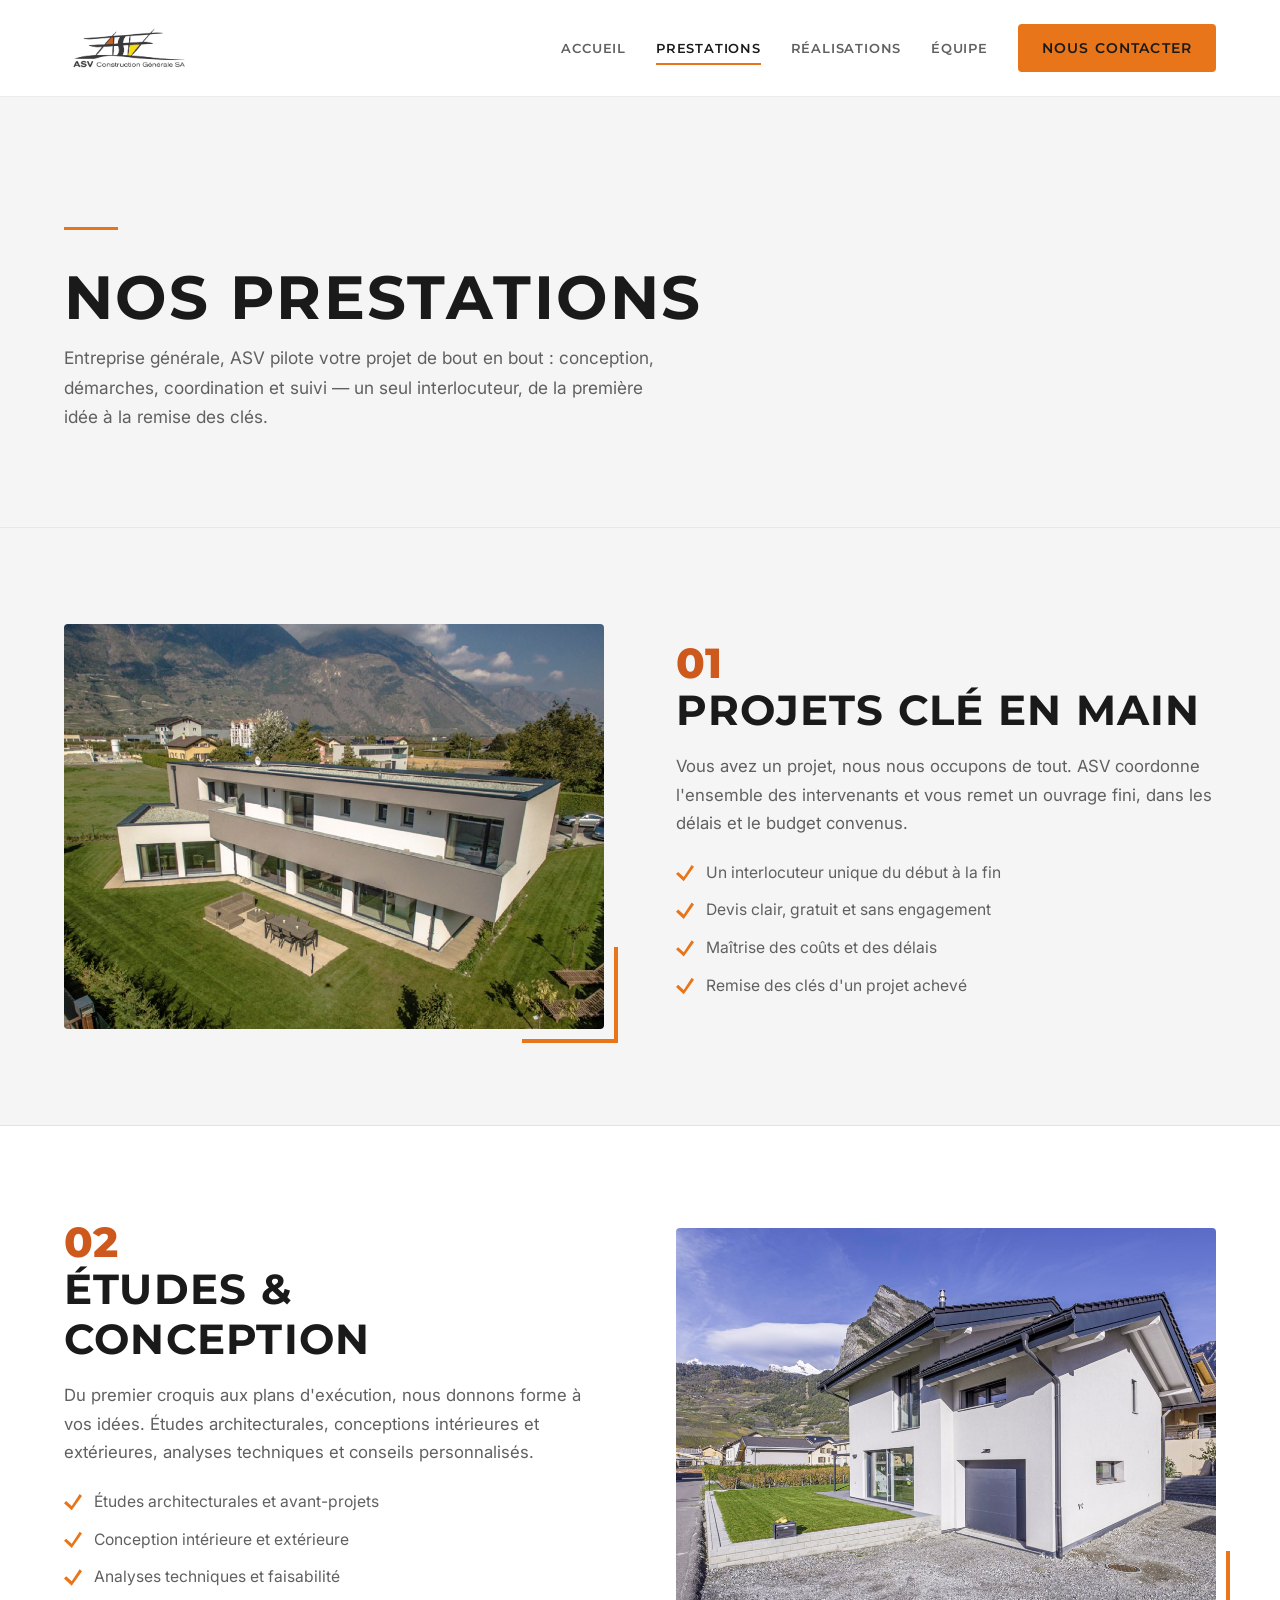
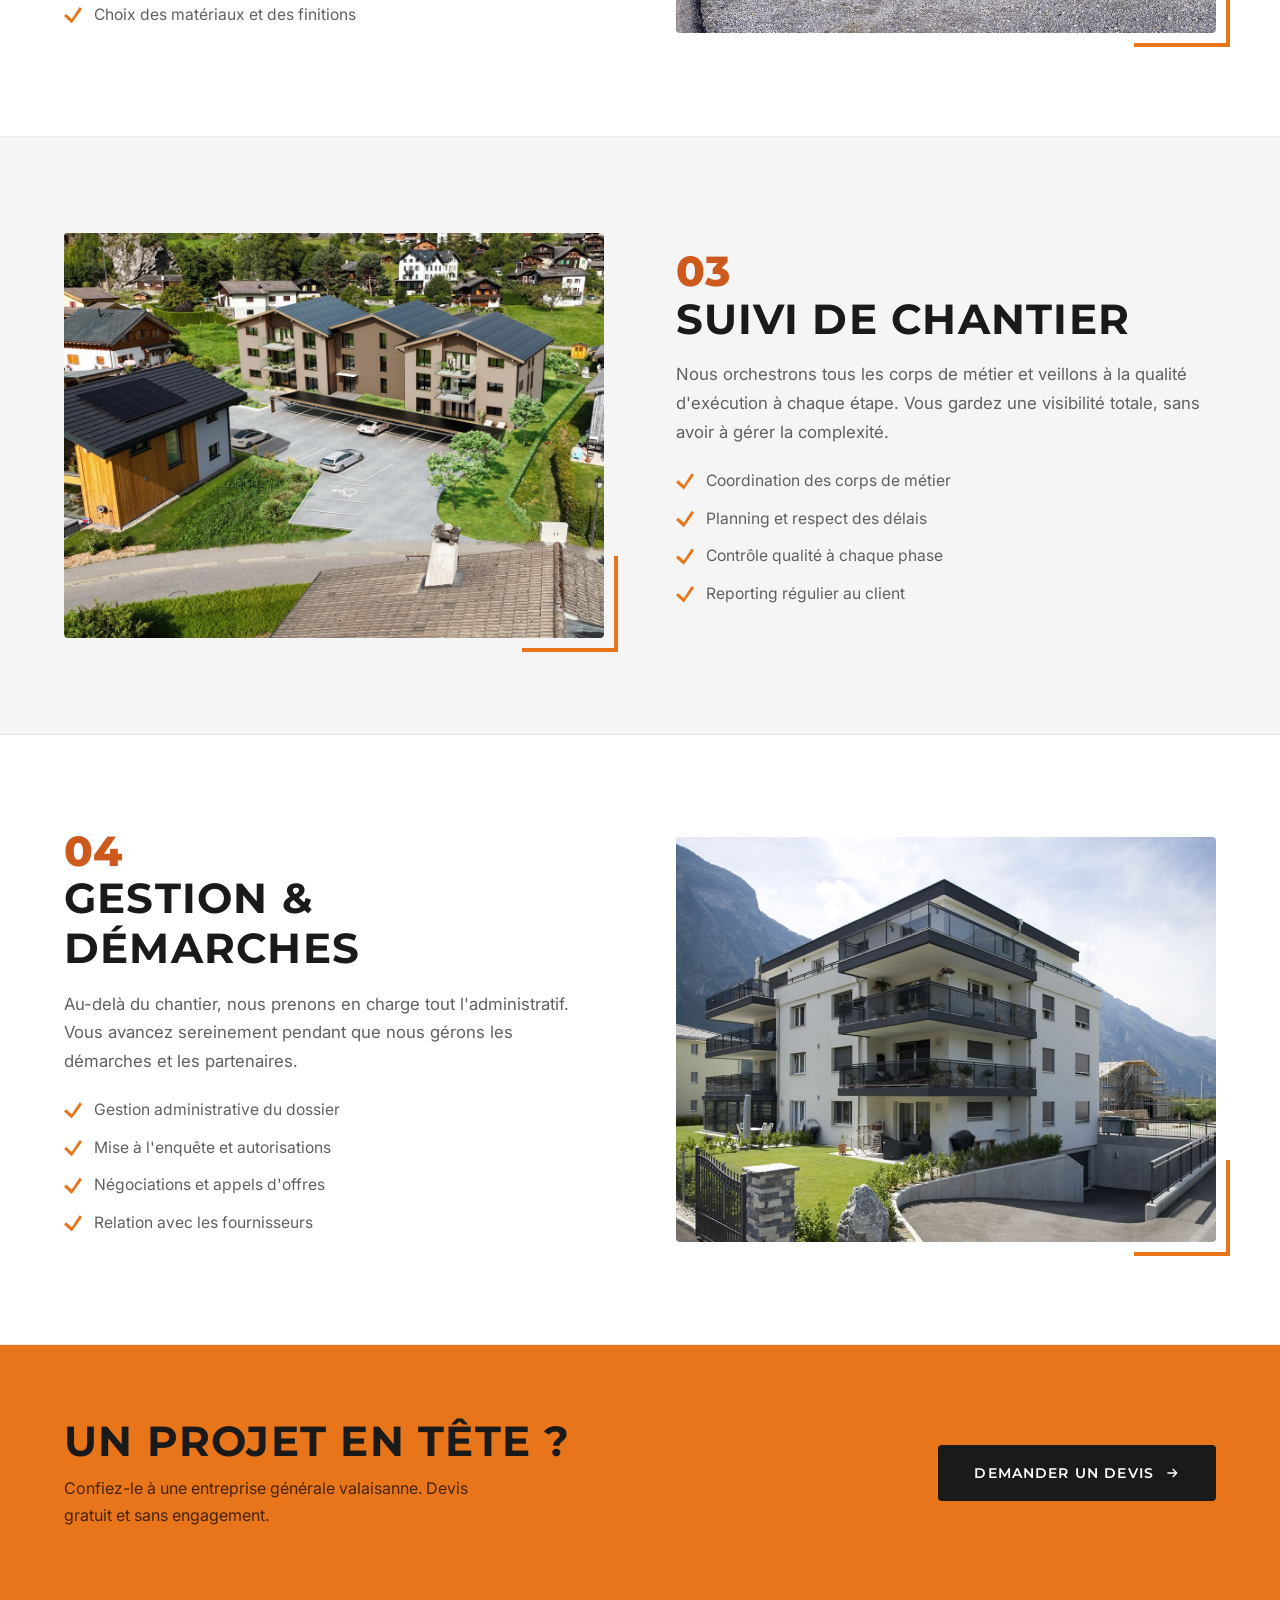
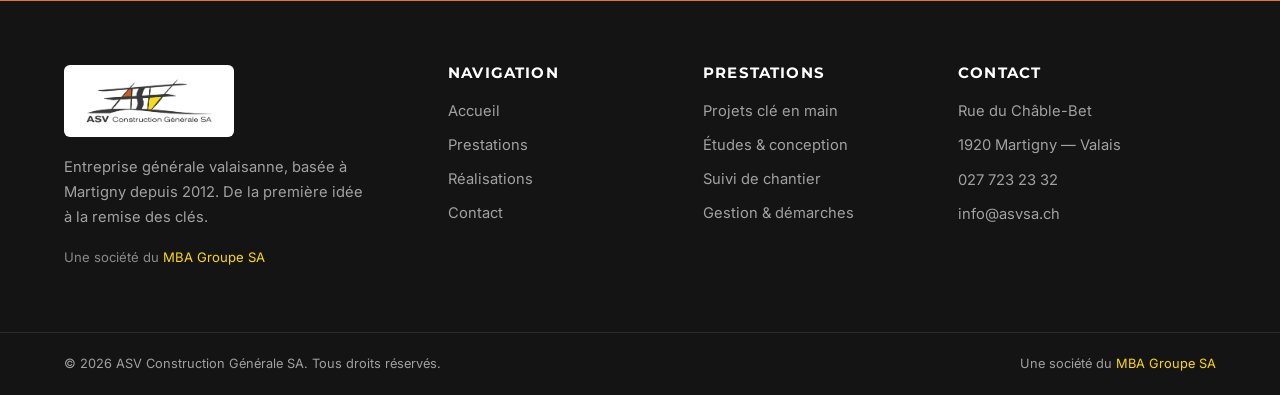
<file: prestations.html>
<!DOCTYPE html>
<html lang="fr">
<head>
  <meta charset="UTF-8">
  <meta name="viewport" content="width=device-width, initial-scale=1.0">
  <title>Nos prestations — ASV Construction Générale SA</title>
  <meta name="description" content="Projets clé en main, études architecturales, suivi de chantier, gestion administrative : les prestations d'entreprise générale d'ASV Construction Générale SA à Martigny. Une société du MBA Groupe SA.">
  <link rel="icon" type="image/png" href="images/favicon.png">
  <link rel="preconnect" href="https://fonts.googleapis.com">
  <link rel="preconnect" href="https://fonts.gstatic.com" crossorigin>
  <link href="https://fonts.googleapis.com/css2?family=Inter:wght@300;400;500;600&family=Montserrat:wght@500;600;700;800&display=swap" rel="stylesheet">
  <link rel="stylesheet" href="css/style.css">
</head>
<body>

  <header class="site-header">
    <div class="container">
      <a href="/" class="site-header__logo" aria-label="ASV Construction Générale SA — Accueil"><img src="images/logo-asv-construction.png" alt="ASV Construction Générale SA"></a>
      <button class="menu-toggle" aria-label="Ouvrir le menu" aria-expanded="false"><span></span><span></span><span></span></button>
      <nav class="main-nav" aria-label="Navigation principale">
        <a href="/" class="nav-link">Accueil</a>
        <a href="prestations" class="nav-link active">Prestations</a>
        <a href="realisations" class="nav-link">Réalisations</a>
        <a href="/#equipe" class="nav-link">Équipe</a>
        <a href="contact" class="btn btn-primary nav-cta">Nous contacter</a>
      </nav>
    </div>
  </header>

  <main>
    <section class="page-hero">
      <div class="container">
        <span class="accent-line"></span>
        <h1>Nos prestations</h1>
        <p>Entreprise générale, ASV pilote votre projet de bout en bout : conception, démarches, coordination et suivi — un seul interlocuteur, de la première idée à la remise des clés.</p>
      </div>
    </section>

    <!-- 01 Clé en main -->
    <section class="feature" id="cle-en-main" style="scroll-margin-top:90px;">
      <div class="container">
        <div class="split">
          <div class="split__text">
            <span class="feature__num">01</span>
            <h2>Projets clé en main</h2>
            <p>Vous avez un projet, nous nous occupons de tout. ASV coordonne l'ensemble des intervenants et vous remet un ouvrage fini, dans les délais et le budget convenus.</p>
            <ul class="ticks">
              <li>Un interlocuteur unique du début à la fin</li>
              <li>Devis clair, gratuit et sans engagement</li>
              <li>Maîtrise des coûts et des délais</li>
              <li>Remise des clés d'un projet achevé</li>
            </ul>
          </div>
          <div class="split__media"><img src="images/cle-1.jpg" alt="Projet clé en main réalisé par ASV"></div>
        </div>
      </div>
    </section>

    <!-- 02 Études & conception -->
    <section class="feature" id="etudes" style="scroll-margin-top:90px;">
      <div class="container">
        <div class="split">
          <div class="split__text">
            <span class="feature__num">02</span>
            <h2>Études &amp; conception</h2>
            <p>Du premier croquis aux plans d'exécution, nous donnons forme à vos idées. Études architecturales, conceptions intérieures et extérieures, analyses techniques et conseils personnalisés.</p>
            <ul class="ticks">
              <li>Études architecturales et avant-projets</li>
              <li>Conception intérieure et extérieure</li>
              <li>Analyses techniques et faisabilité</li>
              <li>Choix des matériaux et des finitions</li>
            </ul>
          </div>
          <div class="split__media"><img src="images/cle-3.jpg" alt="Étude et conception de projet"></div>
        </div>
      </div>
    </section>

    <!-- 03 Suivi de chantier -->
    <section class="feature" id="suivi" style="scroll-margin-top:90px;">
      <div class="container">
        <div class="split">
          <div class="split__text">
            <span class="feature__num">03</span>
            <h2>Suivi de chantier</h2>
            <p>Nous orchestrons tous les corps de métier et veillons à la qualité d'exécution à chaque étape. Vous gardez une visibilité totale, sans avoir à gérer la complexité.</p>
            <ul class="ticks">
              <li>Coordination des corps de métier</li>
              <li>Planning et respect des délais</li>
              <li>Contrôle qualité à chaque phase</li>
              <li>Reporting régulier au client</li>
            </ul>
          </div>
          <div class="split__media"><img src="images/salvan-2.jpg" alt="Suivi de chantier ASV"></div>
        </div>
      </div>
    </section>

    <!-- 04 Gestion & démarches -->
    <section class="feature" id="demarches" style="scroll-margin-top:90px;">
      <div class="container">
        <div class="split">
          <div class="split__text">
            <span class="feature__num">04</span>
            <h2>Gestion &amp; démarches</h2>
            <p>Au-delà du chantier, nous prenons en charge tout l'administratif. Vous avancez sereinement pendant que nous gérons les démarches et les partenaires.</p>
            <ul class="ticks">
              <li>Gestion administrative du dossier</li>
              <li>Mise à l'enquête et autorisations</li>
              <li>Négociations et appels d'offres</li>
              <li>Relation avec les fournisseurs</li>
            </ul>
          </div>
          <div class="split__media"><img src="images/promo-2.jpg" alt="Gestion et démarches administratives"></div>
        </div>
      </div>
    </section>

    <section class="cta">
      <div class="container">
        <div><h2>Un projet en tête ?</h2><p>Confiez-le à une entreprise générale valaisanne. Devis gratuit et sans engagement.</p></div>
        <a href="contact" class="btn btn-dark">Demander un devis
          <svg viewBox="0 0 24 24" fill="none" stroke="currentColor" stroke-width="2"><path d="M5 12h14M13 6l6 6-6 6"/></svg></a>
      </div>
    </section>
  </main>

  <footer class="site-footer">
    <div class="container">
      <div class="footer-grid">
        <div class="footer-brand">
          <img src="images/logo-asv-construction.png" alt="ASV Construction Générale SA" style="background:#fff;padding:8px 12px;border-radius:6px;">
          <p>Entreprise générale valaisanne, basée à Martigny depuis 2012. De la première idée à la remise des clés.</p>
          <p class="endorse">Une société du <a href="https://www.mba-groupe.ch/" target="_blank" rel="noopener">MBA Groupe SA</a></p>
        </div>
        <div><h4>Navigation</h4><ul>
          <li><a href="/">Accueil</a></li>
          <li><a href="prestations">Prestations</a></li>
          <li><a href="realisations">Réalisations</a></li>
          <li><a href="contact">Contact</a></li>
        </ul></div>
        <div><h4>Prestations</h4><ul>
          <li><a href="prestations#cle-en-main">Projets clé en main</a></li>
          <li><a href="prestations#etudes">Études & conception</a></li>
          <li><a href="prestations#suivi">Suivi de chantier</a></li>
          <li><a href="prestations#demarches">Gestion & démarches</a></li>
        </ul></div>
        <div><h4>Contact</h4><ul>
          <li>Rue du Châble-Bet</li>
          <li>1920 Martigny — Valais</li>
          <li style="margin-top:10px;"><a href="tel:+41277232332">027 723 23 32</a></li>
          <li><a href="mailto:info@asvsa.ch">info@asvsa.ch</a></li>
        </ul></div>
      </div>
    </div>
    <div class="footer-bottom">
      <div class="container">
        <span>&copy; <span id="year">2026</span> ASV Construction Générale SA. Tous droits réservés.</span>
        <span>Une société du <a href="https://www.mba-groupe.ch/" target="_blank" rel="noopener" style="color:var(--yellow)">MBA Groupe SA</a></span>
      </div>
    </div>
  </footer>

  <script src="js/main.js"></script>
</body>
</html>
</file>
<file: css/style.css>
/* =================================================================
   ASV CONSTRUCTION GÉNÉRALE SA — Site web
   Base de marque réutilisable pour les sociétés du MBA Groupe SA.

   SIGNATURE DU GROUPE (constante, non négociable) — tokens repris du
   site groupe : Montserrat (titres) + Inter (corps), noir #1a1a1a,
   gris, boutons anguleux, trait d'accent, bandeau chiffres,
   endossement « Une société du MBA Groupe SA ». Le jaune #FDD900
   reste réservé aux éléments « groupe » (endossement, section Groupe).

   PERSONNALITÉ ASV CONSTRUCTION GÉNÉRALE (différenciation autorisée) :
   thème clair / épuré (entreprise générale, « Design – Matériaux –
   Ambiance ») + ORANGE ASV (#E8751A) comme accent dominant — couleur
   du logo, identique au thème orange des pages ASV du site groupe.
   ================================================================= */

/* ---------- Reset ---------- */
*, *::before, *::after { margin: 0; padding: 0; box-sizing: border-box; }

:root {
  /* —— Signature groupe (source de vérité, ne pas modifier) —— */
  --yellow:      #FDD900;
  --black:       #1a1a1a;
  --gray-dark:   #606060;
  --gray-metal:  #87878A;
  --gray-light:  #F5F5F5;
  --white:       #FFFFFF;
  /* Accent principal = ORANGE ASV (logo + thème des pages ASV du site groupe) */
  --accent:       #E8751A;  /* orange ASV — identique au .theme-orange du site groupe */
  --accent-light: #F4943D;  /* orange ASV clair */
  --gold-dark:   #9E4413;   /* orange ASV foncé (texte sur fond clair) */
  --gold-mid:    #CE591C;   /* orange ASV (logo) */
  --gold-light:  #E8915A;   /* orange ASV clair */
  --font-heading: 'Montserrat', sans-serif;
  --font-body:    'Inter', 'Open Sans', sans-serif;
  --max-width: 1200px;
  --transition: 0.3s ease;

  /* —— Ambiance propre à Construction (« béton ») —— */
  --concrete:    #232323;   /* gris béton foncé */
  --concrete-2:  #2c2c2c;
  --concrete-line: rgba(255,255,255,0.10);
}

html { scroll-behavior: smooth; font-size: 16px; -webkit-font-smoothing: antialiased; }
body {
  font-family: var(--font-body);
  color: var(--gray-dark);
  line-height: 1.7;
  background: var(--white);
  overflow-x: hidden;
}
img { max-width: 100%; height: auto; display: block; }
a { color: inherit; text-decoration: none; transition: color var(--transition); }
ul { list-style: none; }

/* ---------- Typographie ---------- */
h1, h2, h3, h4, h5, h6 { font-family: var(--font-heading); color: var(--black); line-height: 1.2; font-weight: 700; }
h1 { font-size: clamp(2.2rem, 5vw, 3.8rem); text-transform: uppercase; letter-spacing: 0.04em; }
h2 { font-size: clamp(1.6rem, 3.5vw, 2.6rem); text-transform: uppercase; letter-spacing: 0.03em; margin-bottom: 1rem; }
h3 { font-size: clamp(1.2rem, 2vw, 1.5rem); margin-bottom: 0.75rem; }
p  { margin-bottom: 1rem; }

/* ---------- Utilitaires ---------- */
.container { width: 90%; max-width: var(--max-width); margin: 0 auto; }
.section { padding: clamp(64px, 9vw, 100px) 0; }
.section--gray { background: var(--gray-light); }
.section--dark { background: var(--black); color: rgba(255,255,255,0.78); }
.section--concrete { background: var(--concrete); color: rgba(255,255,255,0.78); }
.section--dark h1, .section--dark h2, .section--dark h3,
.section--concrete h1, .section--concrete h2, .section--concrete h3 { color: var(--white); }
.sr-only { position: absolute; width: 1px; height: 1px; padding: 0; margin: -1px; overflow: hidden; clip: rect(0,0,0,0); border: 0; }

/* Trait d'accent (signature groupe, décliné en orange ASV) */
.accent-line { display: inline-block; width: 54px; height: 3px; background: var(--accent); margin-bottom: 1.4rem; }

.section-head { margin-bottom: clamp(36px, 5vw, 56px); max-width: 760px; }
.section-head--center { margin-left: auto; margin-right: auto; text-align: center; }
.section-head__sub { font-size: 1.05rem; color: var(--gray-metal); margin-top: 0.4rem; }
.section--dark .section-head__sub, .section--concrete .section-head__sub { color: rgba(255,255,255,0.6); }

/* ---------- Boutons (signature groupe) ---------- */
.btn {
  display: inline-flex; align-items: center; gap: 10px;
  padding: 14px 34px; font-family: var(--font-heading); font-size: 0.9rem; font-weight: 600;
  text-transform: uppercase; letter-spacing: 0.08em; border: 2px solid transparent;
  border-radius: 4px; cursor: pointer; transition: all var(--transition);
}
.btn svg { width: 16px; height: 16px; transition: transform var(--transition); }
.btn:hover svg { transform: translateX(4px); }
.btn-primary { background: var(--accent); color: var(--black); border-color: var(--accent); }
.btn-primary:hover { background: var(--gold-mid); border-color: var(--gold-mid); color: var(--white); transform: translateY(-2px); box-shadow: 0 6px 20px rgba(206,89,28,0.34); }
.btn-outline { background: transparent; color: var(--white); border-color: rgba(255,255,255,0.55); }
.btn-outline:hover { background: var(--white); color: var(--black); border-color: var(--white); transform: translateY(-2px); }
.btn-dark { background: var(--black); color: var(--white); border-color: var(--black); }
.btn-dark:hover { background: var(--gold-mid); border-color: var(--gold-mid); transform: translateY(-2px); }

/* ---------- Header (ambiance béton : sombre) ---------- */
.site-header { position: sticky; top: 0; z-index: 1002; background: var(--white); border-bottom: 1px solid rgba(0,0,0,0.08); transition: box-shadow var(--transition); }
.site-header.is-scrolled { box-shadow: 0 6px 24px rgba(0,0,0,0.08); }
.site-header .container { display: flex; align-items: center; justify-content: space-between; height: 96px; }
.site-header__logo { display: inline-flex; align-items: center; background: none; padding: 0; }
.site-header__logo img { height: 50px; width: auto; }
.main-nav { display: flex; align-items: center; gap: 30px; }
.nav-link { font-family: var(--font-heading); font-size: 0.82rem; font-weight: 600; text-transform: uppercase; letter-spacing: 0.06em; color: var(--gray-dark); position: relative; padding: 6px 0; }
.nav-link:hover, .nav-link.active { color: var(--black); }
.nav-link::after { content: ''; position: absolute; left: 0; bottom: 0; width: 0; height: 2px; background: var(--accent); transition: width var(--transition); }
.nav-link:hover::after, .nav-link.active::after { width: 100%; }
.nav-cta { padding: 10px 22px; }
.menu-toggle { display: none; flex-direction: column; gap: 5px; background: none; border: 0; cursor: pointer; padding: 8px; z-index: 1001; }
.menu-toggle span { width: 26px; height: 2px; background: var(--black); transition: var(--transition); }

/* ---------- Hero plein cadre ---------- */
.hero { position: relative; min-height: 88vh; display: flex; align-items: center; background: var(--black); overflow: hidden; }
.hero__media { position: absolute; inset: 0; }
.hero__media img { width: 100%; height: 100%; object-fit: cover; }
.hero__media::after { content: ''; position: absolute; inset: 0;
  background: linear-gradient(90deg, rgba(15,15,15,0.92) 0%, rgba(15,15,15,0.72) 42%, rgba(15,15,15,0.32) 100%); }
.hero__inner { position: relative; z-index: 2; padding: 120px 0; }
.hero__tagline { font-family: var(--font-body); font-size: 0.78rem; font-weight: 600; text-transform: uppercase; letter-spacing: 0.22em; color: var(--accent-light); margin-bottom: 1.2rem; }
.hero h1 { color: var(--white); max-width: 16ch; margin-bottom: 1.4rem; }
.hero h1 .hl { color: var(--accent-light); }
.hero__desc { font-size: 1.12rem; color: rgba(255,255,255,0.82); max-width: 52ch; margin-bottom: 2.2rem; }
.hero__cta { display: flex; gap: 14px; flex-wrap: wrap; }
.hero__scroll { position: absolute; bottom: 26px; left: 50%; transform: translateX(-50%); z-index: 2; color: rgba(255,255,255,0.5); font-family: var(--font-heading); font-size: 0.68rem; text-transform: uppercase; letter-spacing: 0.2em; display: flex; flex-direction: column; align-items: center; gap: 8px; }
.hero__scroll span { width: 1px; height: 34px; background: rgba(255,255,255,0.4); }

/* Hero secondaire (pages internes) */
.page-hero { background: var(--gray-light); color: var(--black); position: relative; padding: clamp(80px,11vw,130px) 0 clamp(50px,7vw,80px); overflow: hidden; border-bottom: 1px solid rgba(0,0,0,0.06); }
.page-hero__media { position: absolute; inset: 0; opacity: 0.28; }
.page-hero__media img { width: 100%; height: 100%; object-fit: cover; }
.page-hero .container { position: relative; z-index: 2; }
.page-hero h1 { color: var(--black); }
.page-hero p { color: var(--gray-dark); max-width: 56ch; font-size: 1.08rem; margin-top: 0.6rem; }

/* ---------- Bandeau chiffres-clés (signature groupe — dégradé orange ASV → jaune groupe,
   identique au bandeau stats des pages ASV du site groupe) ---------- */
.stats-band { background: linear-gradient(135deg, var(--accent) 0%, var(--yellow) 100%); }
.stats-band__grid { display: grid; grid-template-columns: repeat(4, 1fr); }
.stats-band__item { padding: clamp(34px,5vw,52px) 22px; text-align: center; position: relative; }
.stats-band__item + .stats-band__item::before { content: ''; position: absolute; left: 0; top: 26%; bottom: 26%; width: 1px; background: rgba(0,0,0,0.16); }
.stats-band__num { font-family: var(--font-heading); font-weight: 800; font-size: clamp(2.1rem, 4.4vw, 3.2rem); color: var(--black); line-height: 1; }
.stats-band__label { font-size: 0.82rem; font-weight: 500; text-transform: uppercase; letter-spacing: 0.05em; color: rgba(0,0,0,0.62); margin-top: 8px; }

/* ---------- Intro / À propos ---------- */
.split { display: grid; grid-template-columns: 1fr 1fr; gap: clamp(36px, 6vw, 72px); align-items: center; }
.split__media { position: relative; }
.split__media img { width: 100%; aspect-ratio: 4/3; object-fit: cover; border-radius: 4px; }
.split__media::after { content: ''; position: absolute; right: -14px; bottom: -14px; width: 96px; height: 96px; border-right: 4px solid var(--accent); border-bottom: 4px solid var(--accent); }
.split__text p { color: rgba(255,255,255,0.74); font-size: 1.05rem; }
.section:not(.section--dark):not(.section--concrete) .split__text p { color: var(--gray-dark); }
.pill-values { display: flex; flex-wrap: wrap; gap: 12px; margin-top: 26px; }
.pill-values li { font-family: var(--font-heading); font-size: 0.8rem; font-weight: 600; text-transform: uppercase; letter-spacing: 0.05em; padding: 9px 16px; border: 1px solid rgba(0,0,0,0.12); border-radius: 40px; color: var(--black); }
.pill-values li b { color: var(--gold-mid); }

/* ---------- Savoir-faire (cartes béton) ---------- */
.cards { display: grid; grid-template-columns: repeat(auto-fit, minmax(280px,1fr)); gap: 22px; }
.card {
  background: var(--white); border: 1px solid #ececec; border-radius: 6px;
  padding: 36px 30px; position: relative; overflow: hidden; transition: transform var(--transition), box-shadow var(--transition);
  display: flex; flex-direction: column;
}
.card::before { content: ''; position: absolute; top: 0; left: 0; right: 0; height: 3px; background: var(--accent); transform: scaleX(0); transform-origin: left; transition: transform var(--transition); }
.card:hover { transform: translateY(-5px); box-shadow: 0 16px 40px rgba(0,0,0,0.10); }
.card:hover::before { transform: scaleX(1); }
.card__icon { width: 52px; height: 52px; border-radius: 6px; background: rgba(232,117,26,0.14); display: grid; place-items: center; margin-bottom: 22px; }
.card__icon svg { width: 26px; height: 26px; stroke: var(--gold-mid); }
.card h3 { color: var(--black); text-transform: uppercase; letter-spacing: 0.02em; font-size: 1.1rem; }
.card p { color: var(--gray-metal); font-size: 0.95rem; flex: 1; }
.card__link { margin-top: 16px; font-family: var(--font-heading); font-size: 0.78rem; font-weight: 600; text-transform: uppercase; letter-spacing: 0.08em; color: var(--gold-mid); display: inline-flex; align-items: center; gap: 8px; }
.card__link svg { width: 15px; height: 15px; transition: transform var(--transition); }
.card:hover .card__link svg { transform: translateX(4px); }

/* ---------- Savoir-faire détaillé (rangées alternées) ---------- */
.feature { padding: clamp(56px,8vw,96px) 0; border-bottom: 1px solid rgba(0,0,0,0.08); }
.feature:nth-child(even) { background: var(--gray-light); }
.feature .split__text p { color: var(--gray-dark); }
.feature:nth-child(even) .split__media { order: -1; }
.feature__num { font-family: var(--font-heading); font-weight: 800; font-size: 2.6rem; color: var(--gold-mid); line-height: 1; }
.ticks { margin-top: 22px; }
.ticks li { display: flex; gap: 12px; align-items: flex-start; margin-bottom: 11px; font-size: 0.98rem; color: var(--gray-dark); }
.ticks li::before { content: ''; flex: none; width: 18px; height: 18px; margin-top: 4px; background: var(--accent); clip-path: polygon(43% 73%,12% 45%,0 57%,43% 97%,100% 17%,87% 6%); }

/* ---------- Galerie réalisations ---------- */
.gallery { display: grid; grid-template-columns: repeat(12, 1fr); gap: 24px; }
.gallery figure { position: relative; overflow: hidden; border-radius: 4px; margin: 0; }
.gallery img { width: 100%; height: 100%; object-fit: cover; transition: transform 0.7s var(--transition); }
.gallery figure:hover img { transform: scale(1.06); }
.gallery figcaption { position: absolute; left: 0; right: 0; bottom: 0; padding: 20px 16px 14px; color: var(--white);
  font-family: var(--font-heading); font-weight: 600; text-transform: uppercase; letter-spacing: 0.04em; font-size: 0.88rem;
  background: linear-gradient(to top, rgba(0,0,0,0.82), transparent); }
.gallery figcaption b { display: block; color: var(--accent-light); font-size: 0.66rem; letter-spacing: 0.16em; margin-bottom: 4px; }
.g-a { grid-column: span 7; aspect-ratio: 16/11; }
.g-b { grid-column: span 5; aspect-ratio: 4/3; }
.g-c { grid-column: span 4; aspect-ratio: 1/1; }
.g-w { grid-column: span 12; aspect-ratio: 24/7; }

/* Galerie uniforme (page Réalisations) : vignettes de même format, sans trous */
.gallery--grid { grid-template-columns: repeat(3, 1fr); }
.gallery--grid figure { grid-column: span 1 !important; aspect-ratio: 4/3 !important; }

/* Mosaïque d'accueil : tuile-bouton intégrée dans l'espace libre (sous « Fondations ») */
.gallery--home { grid-auto-rows: clamp(155px, 18.5vw, 215px); }
.gallery--home figure { aspect-ratio: auto; }
.gallery--home .g-a { grid-column: span 7; grid-row: span 2; }
.gallery--home .g-b { grid-column: span 5; }
.gallery--home .gallery-cta { grid-column: span 5; }
.gallery--home .g-c { grid-column: span 4; }
.gallery-cta {
  display: flex; flex-direction: column; justify-content: center; gap: 12px;
  background: var(--accent); color: var(--black); border-radius: 4px; padding: 30px 34px;
  transition: background var(--transition), transform var(--transition), box-shadow var(--transition);
}
.gallery-cta:hover { background: var(--gold-mid); color: var(--white); transform: translateY(-4px); box-shadow: 0 14px 34px rgba(182,139,60,0.3); }
.gallery-cta__k { font-family: var(--font-heading); font-size: 0.72rem; font-weight: 700; text-transform: uppercase; letter-spacing: 0.16em; opacity: 0.7; }
.gallery-cta h3 { color: inherit; margin: 0; font-size: clamp(1.2rem, 1.7vw, 1.6rem); text-transform: uppercase; letter-spacing: 0.02em; }
.gallery-cta__more { display: inline-flex; align-items: center; gap: 10px; font-family: var(--font-heading); font-size: 0.8rem; font-weight: 600; text-transform: uppercase; letter-spacing: 0.08em; }
.gallery-cta__more svg { width: 18px; height: 18px; transition: transform var(--transition); }
.gallery-cta:hover .gallery-cta__more svg { transform: translateX(5px); }

/* ---------- Endossement « Le Groupe MBA » (sociétés sœurs) ---------- */
.group { background: var(--gray-light); color: var(--black); }
.group h2 { color: var(--black); }
.group__list { display: grid; grid-template-columns: repeat(4, 1fr); gap: 20px; align-items: stretch; }
.group__item { display: flex; flex-direction: column; background: var(--white); border: 1px solid #ececec; border-radius: 8px; padding: 26px 24px; position: relative; overflow: hidden; transition: transform var(--transition), box-shadow var(--transition); height: 100%; }
.group__item::before { content: ''; position: absolute; top: 0; left: 0; right: 0; height: 3px; background: var(--yellow); transform: scaleX(0); transform-origin: left; transition: transform var(--transition); }
.group__item:hover { transform: translateY(-5px); box-shadow: 0 16px 40px rgba(0,0,0,0.22); }
.group__item:hover::before { transform: scaleX(1); }
.group__item h3 { font-size: 1.02rem; color: var(--black); margin: 0 0 6px; }
.group__item > span { font-size: 0.86rem; color: var(--gray-metal); line-height: 1.5; }
.group__item .arr { margin-top: auto; padding-top: 16px; font-family: var(--font-heading); font-weight: 600; font-size: 0.74rem; text-transform: uppercase; letter-spacing: 0.1em; color: var(--gold-mid); display: inline-flex; align-items: center; gap: 7px; }
.group__item .arr svg { width: 13px; height: 13px; transition: transform var(--transition); }
.group__item:hover .arr svg { transform: translate(3px, -3px); }
.group__item--main .arr svg { width: 14px; height: 14px; }

/* Logos des sociétés (transparents, sans fond) — zone de hauteur fixe pour aligner */
.glogo { height: 50px; width: auto; max-width: 100%; object-fit: contain; object-position: left center; align-self: flex-start; margin-bottom: 18px; }

/* Carte du groupe mise en avant : pleine largeur, horizontale */
.group__item--main { grid-column: 1 / -1; flex-direction: row; align-items: center; gap: 28px; padding: 26px 32px; }
.group__item--main .glogo { height: 50px; max-width: 240px; margin: 0; flex: none; align-self: center; }
.group__item--main .gmain-text { flex: 1; display: flex; flex-direction: column; gap: 3px; }
.group__item--main .gmain-text h3 { font-size: 1.35rem; margin: 0; }
.group__item--main .gmain-text span { font-size: 0.92rem; color: var(--gray-metal); }
.group__item--main .arr { margin: 0; padding: 0; white-space: nowrap; }

@media (max-width: 900px) { .group__list { grid-template-columns: repeat(2, 1fr); } }
@media (max-width: 560px) {
  .group__list { grid-template-columns: 1fr; }
  .group__item--main { flex-direction: column; align-items: flex-start; gap: 16px; }
  .group__item--main .glogo { align-self: flex-start; }
  .group__item--main .arr { margin-top: 4px; }
}

/* ---------- CTA ---------- */
.cta { background: var(--accent); }
.cta .container { display: flex; align-items: center; justify-content: space-between; gap: 36px; flex-wrap: wrap; padding: clamp(48px,6vw,72px) 0; }
.cta h2 { color: var(--black); margin: 0; }
.cta p { color: rgba(0,0,0,0.7); margin: 8px 0 0; max-width: 44ch; }

/* ---------- Contact ---------- */
.info-grid { display: grid; grid-template-columns: repeat(4,1fr); border: 1px solid rgba(0,0,0,0.1); }
.info-grid__item { padding: 28px 24px; border-right: 1px solid rgba(0,0,0,0.1); }
.info-grid__item:last-child { border-right: 0; }
.info-grid__item h3 { font-size: 0.92rem; letter-spacing: 0.06em; margin-bottom: 10px; }
.info-grid__item p, .info-grid__item a { color: var(--gray-dark); font-size: 0.96rem; display: block; }
.info-grid__item a:hover { color: var(--gold-mid); }
.contact-grid { display: grid; grid-template-columns: 1fr 1fr; gap: clamp(32px,5vw,60px); align-items: stretch; }
.contact-grid__media img { width: 100%; height: 100%; object-fit: cover; min-height: 420px; border-radius: 4px; }
.form label { display: block; font-family: var(--font-heading); font-weight: 600; text-transform: uppercase; letter-spacing: 0.06em; font-size: 0.76rem; color: var(--black); margin: 16px 0 7px; }
.form input, .form textarea { width: 100%; padding: 13px 15px; border: 1px solid #d8d8d8; border-radius: 4px; font-family: var(--font-body); font-size: 1rem; color: var(--black); background: var(--white); }
.form input:focus, .form textarea:focus { outline: none; border-color: var(--accent); box-shadow: 0 0 0 3px rgba(232,117,26,0.25); }
.form textarea { min-height: 140px; resize: vertical; }
.form .btn { margin-top: 22px; }

/* ---------- Footer ---------- */
.site-footer { background: #141414; color: rgba(255,255,255,0.6); padding-top: 64px; }
.footer-grid { display: grid; grid-template-columns: 1.6fr 1fr 1fr 1.2fr; gap: 40px; padding-bottom: 48px; }
.footer-brand img { height: 72px; width: auto; margin-bottom: 18px; }
.footer-brand p { font-size: 0.92rem; max-width: 34ch; }
.footer-brand .endorse { margin-top: 14px; font-size: 0.82rem; color: rgba(255,255,255,0.5); }
.footer-brand .endorse a { color: var(--yellow); }
.site-footer h4 { color: var(--white); font-size: 0.92rem; letter-spacing: 0.08em; text-transform: uppercase; margin-bottom: 16px; }
.site-footer ul li { margin-bottom: 9px; font-size: 0.92rem; }
.site-footer ul a:hover { color: var(--accent-light); }
.footer-bottom { border-top: 1px solid var(--concrete-line); padding: 20px 0; font-size: 0.8rem; }
.footer-bottom .container { display: flex; justify-content: space-between; flex-wrap: wrap; gap: 10px; }

/* ---------- Reveal ---------- */
.reveal { opacity: 0; transform: translateY(26px); transition: opacity 0.7s var(--transition), transform 0.7s var(--transition); }
.reveal.in { opacity: 1; transform: none; }

/* ---------- Responsive ---------- */
@media (max-width: 960px) {
  .footer-grid { grid-template-columns: 1fr 1fr; }
  .split { grid-template-columns: 1fr; }
  .feature:nth-child(even) .split__media { order: 0; }
  .contact-grid { grid-template-columns: 1fr; }
}
/* Navigation : menu hamburger dès l'iPad (≤1024) pour éviter tout débordement */
@media (max-width: 1024px) {
  .menu-toggle { display: flex; }
  .main-nav { position: fixed; inset: 0 0 0 auto; width: min(82vw, 320px); background: var(--white); flex-direction: column; align-items: flex-start; justify-content: center; gap: 26px; padding: 40px; transform: translateX(100%); transition: transform var(--transition); border-left: 1px solid rgba(0,0,0,0.08); box-shadow: -20px 0 60px rgba(0,0,0,0.12); z-index: 1001; overflow-y: auto; }
  .main-nav.open { transform: none; }
  .nav-link { font-size: 1.05rem; }
}
@media (max-width: 820px) {
  .stats-band__grid { grid-template-columns: repeat(2,1fr); }
  .stats-band__item:nth-child(3)::before, .stats-band__item:nth-child(2)::before { content: none; }
  .gallery > figure { grid-column: span 12 !important; aspect-ratio: 16/10 !important; }
  .gallery--home { grid-auto-rows: auto; }
  .gallery--home .g-a, .gallery--home .g-b, .gallery--home .g-c { grid-column: span 12 !important; grid-row: auto !important; aspect-ratio: 16/10 !important; }
  .gallery--home .gallery-cta { grid-column: span 12 !important; grid-row: auto !important; padding: 30px; }
  .gallery--grid { grid-template-columns: repeat(2, 1fr); }
  .gallery--grid figure { grid-column: span 1 !important; aspect-ratio: 4/3 !important; }
  .info-grid { grid-template-columns: 1fr 1fr; }
  .info-grid__item:nth-child(2) { border-right: 0; }
  .info-grid__item { border-bottom: 1px solid rgba(0,0,0,0.1); }
}
@media (max-width: 480px) {
  .stats-band__grid { grid-template-columns: 1fr; }
  .stats-band__item + .stats-band__item::before { content: none; }
  .footer-grid { grid-template-columns: 1fr; }
  .info-grid { grid-template-columns: 1fr; }
}

/* ---------- Lightbox (visionneuse galerie) ---------- */
.gallery figure { cursor: zoom-in; }
.lightbox { position: fixed; inset: 0; z-index: 2000; display: none; align-items: center; justify-content: center; background: rgba(8,8,8,0.94); padding: 40px; }
.lightbox.open { display: flex; }
.lightbox__stage { margin: 0; display: flex; flex-direction: column; align-items: center; max-width: 92vw; }
.lightbox__img { max-width: 90vw; max-height: 80vh; width: auto; height: auto; object-fit: contain; border: 3px solid var(--accent); border-radius: 2px; box-shadow: 0 30px 80px rgba(0,0,0,0.6); }
.lightbox__cap { margin-top: 16px; color: var(--white); font-family: var(--font-heading); font-weight: 600; text-transform: uppercase; letter-spacing: 0.04em; font-size: 0.92rem; text-align: center; }
.lightbox__cap b { display: block; color: var(--accent-light); font-size: 0.68rem; letter-spacing: 0.16em; margin-bottom: 5px; }
.lightbox__close { position: absolute; top: 22px; right: 26px; width: 46px; height: 46px; border-radius: 50%; background: rgba(255,255,255,0.08); border: 1px solid rgba(255,255,255,0.22); color: var(--white); font-size: 1.7rem; line-height: 1; cursor: pointer; transition: all var(--transition); }
.lightbox__close:hover { background: var(--accent); color: var(--black); border-color: var(--accent); }
.lightbox__nav { position: absolute; top: 50%; transform: translateY(-50%); width: 54px; height: 54px; border-radius: 50%; background: rgba(255,255,255,0.08); border: 1px solid rgba(255,255,255,0.22); color: var(--white); cursor: pointer; display: grid; place-items: center; transition: all var(--transition); }
.lightbox__nav svg { width: 24px; height: 24px; }
.lightbox__nav:hover { background: var(--accent); color: var(--black); border-color: var(--accent); }
.lightbox__prev { left: 26px; }
.lightbox__next { right: 26px; }
.lightbox__count { position: absolute; bottom: 24px; left: 50%; transform: translateX(-50%); color: rgba(255,255,255,0.6); font-family: var(--font-heading); font-size: 0.8rem; letter-spacing: 0.1em; }
@media (max-width: 600px) {
  .site-header .container { height: 76px; }
  .site-header__logo img { height: 42px; }
  .hero { display: block; min-height: auto; }
  .hero__inner { width: 88%; max-width: 460px; margin: 0 auto; padding: 96px 0 76px; }
  h1 { font-size: clamp(1.7rem, 7vw, 2.3rem); }
  .hero h1 { max-width: 100%; }
  .hero__tagline { font-size: 0.66rem; letter-spacing: 0.1em; white-space: normal; }
  .hero__desc { font-size: 1rem; max-width: 100%; }
  .hero__scroll { display: none; }
  .lightbox { padding: 16px; }
  .lightbox__nav { width: 44px; height: 44px; }
  .lightbox__prev { left: 8px; }
  .lightbox__next { right: 8px; }
  .lightbox__img { max-height: 72vh; }
}

/* ---------- ASV — ajustements thème clair ---------- */
.glogo--mba { filter: brightness(0.7) saturate(1.5); }       /* logo MBA jaune lisible sur carte claire */
.group__item { box-shadow: 0 2px 12px rgba(0,0,0,0.05); }     /* légère ombre sur fond gris clair */

/* Dans la section « Le Groupe MBA », le jaune signature du groupe reprend ses droits */
.group .accent-line { background: var(--yellow); }

/* ---------- Direction & équipe (composant commun aux sites du groupe,
   décliné ici en sombre + orange ASV) ---------- */
.team { background: var(--black); color: rgba(255,255,255,0.78); }
.team h2 { color: var(--white); }
.team .section-head__sub { color: rgba(255,255,255,0.6); }
.team-lead { display: grid; grid-template-columns: minmax(240px, 360px) 1fr; gap: clamp(32px, 5vw, 64px); align-items: center; margin-bottom: clamp(44px, 6vw, 64px); }
.team-lead__photo { position: relative; }
.team-lead__photo img { width: 100%; aspect-ratio: 4/5; object-fit: cover; object-position: center 15%; border-radius: 6px; }
.team-lead__photo::after { content: ''; position: absolute; right: -12px; bottom: -12px; width: 84px; height: 84px; border-right: 4px solid var(--accent); border-bottom: 4px solid var(--accent); }
.team-lead__kicker { font-family: var(--font-heading); font-size: 0.76rem; font-weight: 700; text-transform: uppercase; letter-spacing: 0.18em; color: var(--accent-light); display: block; margin-bottom: 10px; }
.team-lead h3 { color: var(--white); font-size: clamp(1.5rem, 2.6vw, 2rem); text-transform: uppercase; letter-spacing: 0.02em; margin-bottom: 4px; }
.team-lead__role { font-family: var(--font-heading); font-weight: 600; font-size: 0.88rem; text-transform: uppercase; letter-spacing: 0.06em; color: rgba(255,255,255,0.55); margin-bottom: 1.1rem; }
.team-lead__text { font-size: 1.02rem; color: rgba(255,255,255,0.72); margin: 0; }
.team-grid { display: grid; grid-template-columns: repeat(auto-fit, minmax(200px, 1fr)); gap: 34px; }
.team-member { text-align: center; }
.team-member__photo { width: 150px; height: 150px; border-radius: 50%; margin: 0 auto 16px; position: relative; overflow: hidden; border: 3px solid rgba(232,117,26,0.5); }
.team-member__photo img { width: 100%; height: 100%; object-fit: cover; object-position: center 20%; }
.team-member__photo::after { content: ''; position: absolute; bottom: 0; left: 0; right: 0; height: 4px; background: var(--accent); }
.team-member__k { display: block; font-family: var(--font-heading); font-size: 0.62rem; font-weight: 700; text-transform: uppercase; letter-spacing: 0.16em; color: var(--accent-light); margin-bottom: 6px; }
.team-member h3 { color: var(--white); font-size: 1.02rem; margin-bottom: 3px; }
.team-member p { font-size: 0.8rem; color: rgba(255,255,255,0.5); text-transform: uppercase; letter-spacing: 0.05em; margin: 0; }
@media (max-width: 820px) {
  .team-lead { grid-template-columns: 1fr; }
  .team-lead__photo { max-width: 320px; }
}
</file>
